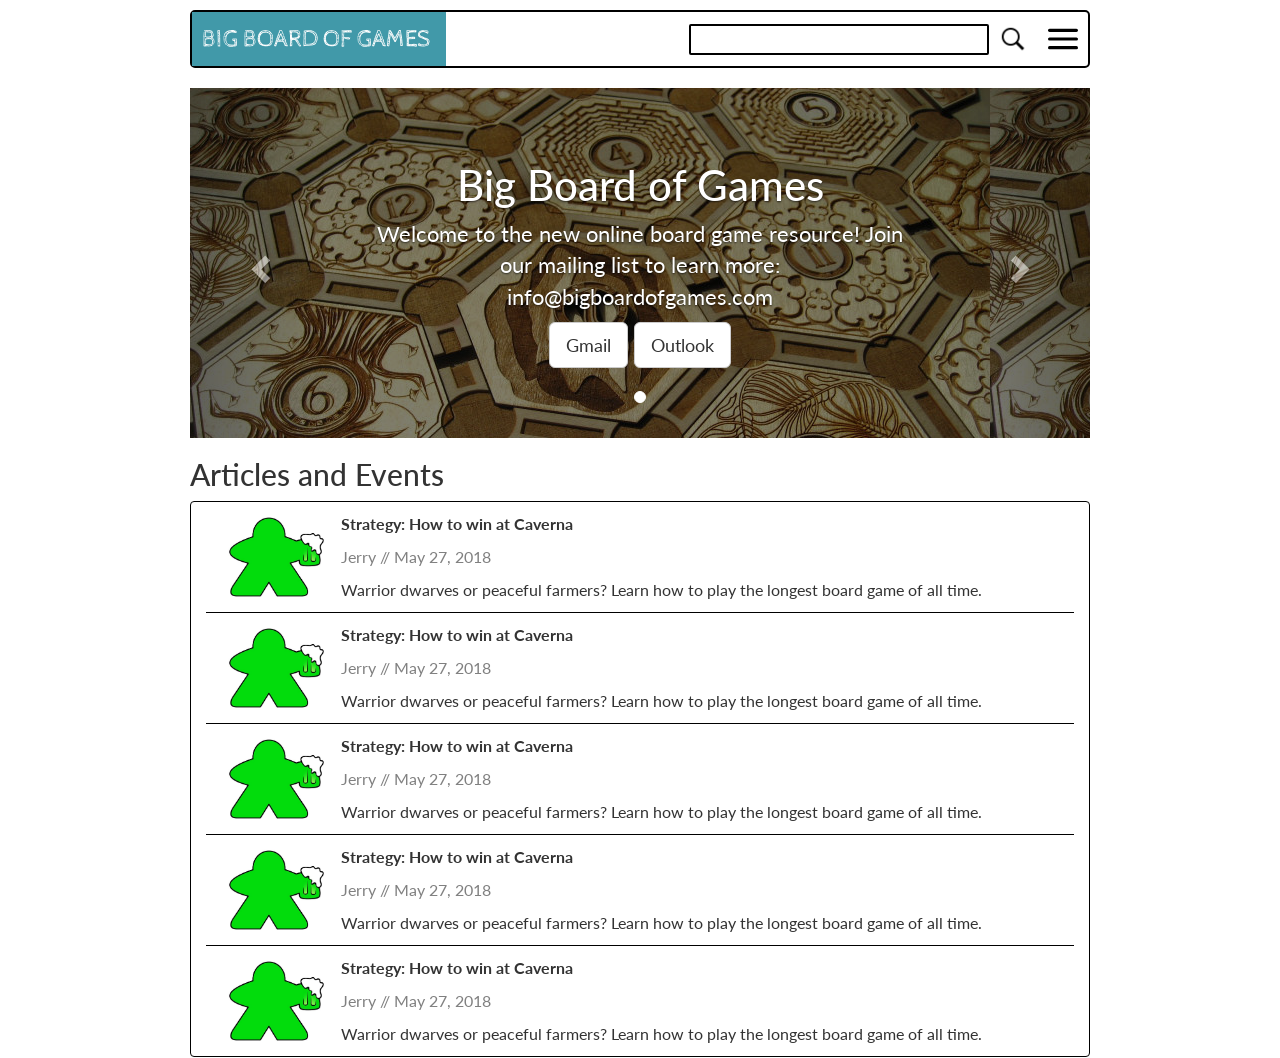
<file: public/home/index.html>
<!DOCTYPE html>
<html>
  <head>
    <title>Home</title>
    <link rel="stylesheet" href="home.css">
    <script src="https://ajax.googleapis.com/ajax/libs/jquery/3.2.1/jquery.min.js"></script>
    <link href="https://fonts.googleapis.com/css?family=Bahiana|Lora|Roboto+Slab|Lato|Baloo+Chettan|Alfa+Slab+One|Walter+Turncoat|Cabin+Sketch|Skranji|Wendy+One|Suez+One|Patrick+Hand+SC|Palanquin+Dark|Cabin" rel="stylesheet">
    <script src="https://maxcdn.bootstrapcdn.com/bootstrap/3.3.7/js/bootstrap.min.js"></script>
    <link rel="stylesheet" href="https://maxcdn.bootstrapcdn.com/bootstrap/3.3.7/css/bootstrap.min.css">
  </head>
  <body>

    <div class="everything">

      <div class="topnav">
        <div class="navbar-element logo">
          BIG BOARD OF GAMES
        </div>
        <div class="navbar-second">
          <div class="navbar-element search">
            <form action="javascript:submit()">
              <input type="text" class="search-input" />
              <input type="image" class="search-icon navbar-icon" src="assets/search.png" onclick="submit()" />
            </form>
          </div>
          <div class="navbar-element more">
            <img class="search-icon navbar-icon" src="assets/hamburger.svg" />
          </div>
        </div>

      </div>

      <div class="body">

        <!-- <div class="section-left">
          <div class="sidebar-left">
            <div class="list-item heading">
              New Games
            </div>
            <div class="list-item">
              Gloomhaven (Rank #7)
            </div>
            <div class="list-item">
              Scythe (Rank #10)
            </div>
            <div class="list-item">
              Food Chain Magnate
            </div>
            <div class="list-item">
              Istanbul
            </div>
          </div>
        </div> -->

        <div class="section-main">

          <div id="myCarousel" class="carousel slide" data-ride="carousel">
            <!-- Indicators -->
            <ol class="carousel-indicators">
              <li data-target="#myCarousel" data-slide-to="0" class="active"></li>
            </ol>

            <!-- Wrapper for slides -->
            <div class="carousel-inner">
              <div class="item active">
                <div class="carousel-caption">
                  <h3 class="carousel-caption-title">Big Board of Games</h3>
                  <p class="carousel-caption-text">Welcome to the new online board game resource! Join our mailing list to learn more: info@bigboardofgames.com</p>
                  <p class="lead">
                    <a class="btn btn-lg btn-default" href="https://mail.google.com/mail/?view=cm&fs=1&to=info@bigboardofgames.com&subject=Sign%20Me%20Up!&body=I%20would%20like%20to%20learn%20more%
      20about%20The%20Big%20Board%20of%20Games!">
                      Gmail
                    </a>
                    <a class="btn btn-lg btn-default"
                        href="mailto:info@bigboardofgames.com&subject=Subscribe!&body=I%20would%20like%20to%20learn%20more%20about%20The%20Big%20Board%20of%20Games!">
                      Outlook
                    </a>
                  </p>
                </div>
              </div>
            </div>

            <!-- Left and right controls -->
            <a class="left carousel-control" href="#myCarousel" data-slide="prev">
              <span class="glyphicon glyphicon-chevron-left"></span>
              <span class="sr-only">Previous</span>
            </a>
            <a class="right carousel-control" href="#myCarousel" data-slide="next">
              <span class="glyphicon glyphicon-chevron-right"></span>
              <span class="sr-only">Next</span>
            </a>
          </div>

          <div class="crate">

            <h2>Articles and Events</h2>

            <div class="article-feed">



              <a href="#" class="article-wrapper">
                <div class="article labeled-item-horizontal">
                  <div class="labeled-item-content">
                    <img src="assets/meeper.jpg" />
                  </div>
                  <div class="labeled-item-label">
                    <div class="header">
                      Strategy: How to win at Caverna
                    </div>
                    <div class="author">
                      Jerry // May 27, 2018
                    </div>
                    <div class="synopsis">
                      Warrior dwarves or peaceful farmers? Learn how to play the longest board game of all time.
                    </div>
                  </div>
                </div>
              </a>

              <a href="#" class="article-wrapper">
                <div class="article labeled-item-horizontal">
                  <div class="labeled-item-content">
                    <img src="assets/meeper.jpg" />
                  </div>
                  <div class="labeled-item-label">
                    <div class="header">
                      Strategy: How to win at Caverna
                    </div>
                    <div class="author">
                      Jerry // May 27, 2018
                    </div>
                    <div class="synopsis">
                      Warrior dwarves or peaceful farmers? Learn how to play the longest board game of all time.
                    </div>
                  </div>
                </div>
              </a>

              <a href="#" class="article-wrapper">
                <div class="article labeled-item-horizontal">
                  <div class="labeled-item-content">
                    <img src="assets/meeper.jpg" />
                  </div>
                  <div class="labeled-item-label">
                    <div class="header">
                      Strategy: How to win at Caverna
                    </div>
                    <div class="author">
                      Jerry // May 27, 2018
                    </div>
                    <div class="synopsis">
                      Warrior dwarves or peaceful farmers? Learn how to play the longest board game of all time.
                    </div>
                  </div>
                </div>
              </a>

              <a href="#" class="article-wrapper">
                <div class="article labeled-item-horizontal">
                  <div class="labeled-item-content">
                    <img src="assets/meeper.jpg" />
                  </div>
                  <div class="labeled-item-label">
                    <div class="header">
                      Strategy: How to win at Caverna
                    </div>
                    <div class="author">
                      Jerry // May 27, 2018
                    </div>
                    <div class="synopsis">
                      Warrior dwarves or peaceful farmers? Learn how to play the longest board game of all time.
                    </div>
                  </div>
                </div>
              </a>

              <a href="#" class="article-wrapper">
                <div class="article labeled-item-horizontal">
                  <div class="labeled-item-content">
                    <img src="assets/meeper.jpg" />
                  </div>
                  <div class="labeled-item-label">
                    <div class="header">
                      Strategy: How to win at Caverna
                    </div>
                    <div class="author">
                      Jerry // May 27, 2018
                    </div>
                    <div class="synopsis">
                      Warrior dwarves or peaceful farmers? Learn how to play the longest board game of all time.
                    </div>
                  </div>
                </div>
              </a>










            </div>
          </div>
        </div>

        <div class="section-right">

        </div>

      </div>  <!-- .body -->

    </div> <!-- .everything -->





    <script>

      function submit() {
        let query = document.querySelector('.search-input').value;
        window.location.href = `../search/index.html?query=${query}`;
      }

    </script>

  </body>

</html>
</file>
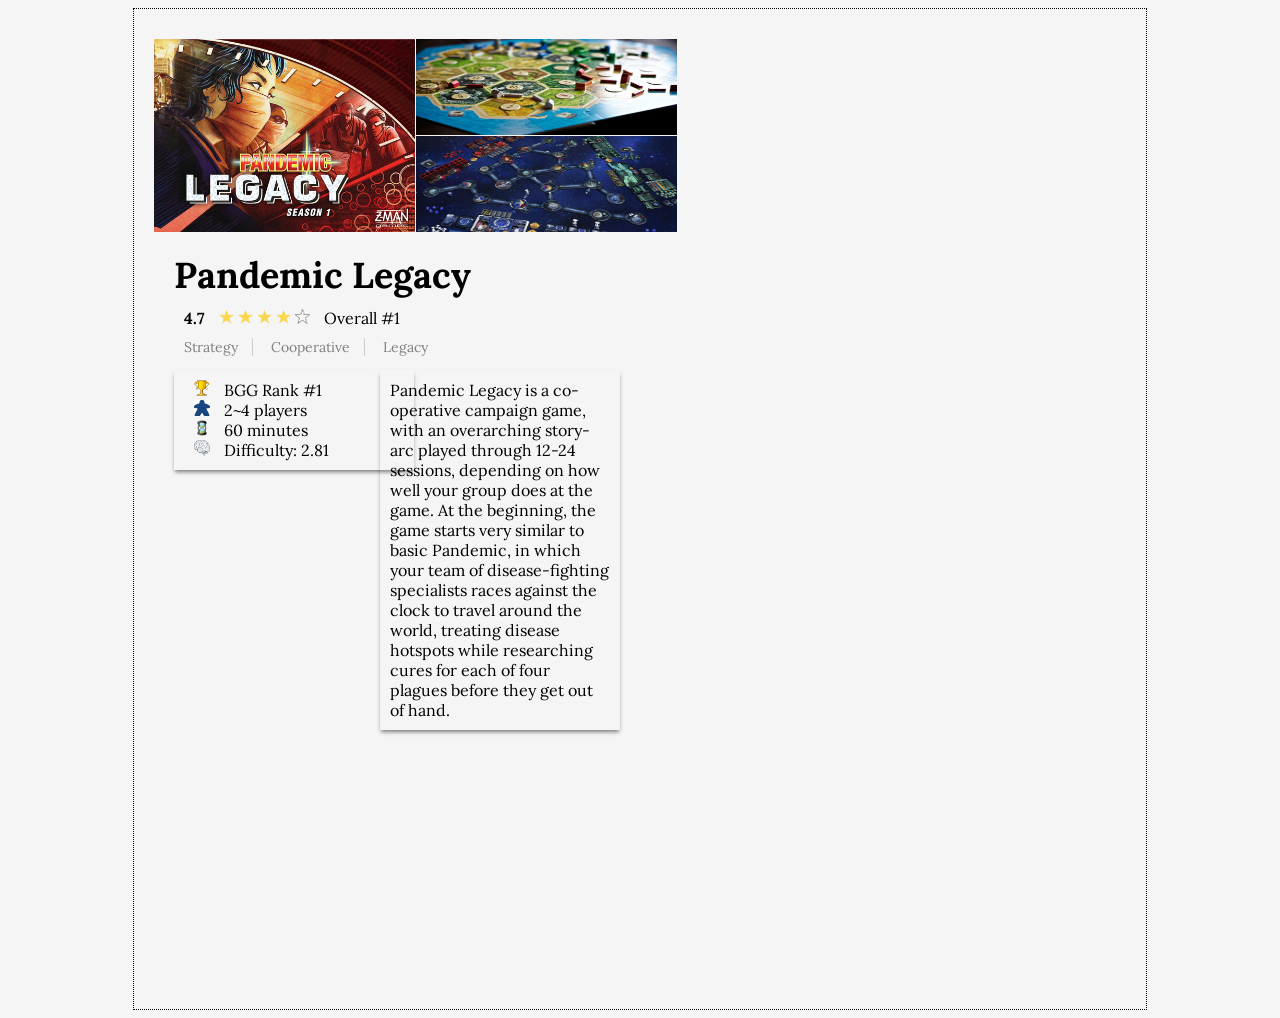
<file: entry-thinscreen.html>
<!DOCTYPE html>
<html>
  <head>
    <title>Game Entry</title>
    <link rel="stylesheet" href="entry.css">
    <link href="https://fonts.googleapis.com/css?family=Bahiana|Lora|Roboto+Slab|Lato" rel="stylesheet">
  </head>
  <body>

    <div class="crate">
      <div class="game-entry">

        <div class="masthead">
          <img class="image primary" src="pandemiclegacy.png" />
          <img class="image secondary" src="masthead_1.jpg" />
          <img class="image secondary" src="masthead_3.jpg" />
        </div>


        <div class="container">

          <h1 class="title">Pandemic Legacy</h1>
          <!-- <div class="rating">8.66</div> -->

          <div class="top-section">
            <!-- <div class="quick-info"> -->

              <div class="rating">
                <div class="rating-number">
                  4.7
                </div>
                <div class="stars">
                  <img class="star gold" src="Gold_Star.png" />
                  <img class="star gold" src="Gold_Star.png" />
                  <img class="star gold" src="Gold_Star.png" />
                  <img class="star gold" src="Gold_Star.png" />
                  <img class="star white" src="White_Star.png" />
                </div>
                <div class="rank">
                  Overall #1
                </div>
              </div>

              <div class="categories">
                <a href="#" class="category">Strategy</a>
                <a href="#" class="category">Cooperative</a>
                <a href="#" class="category">Legacy</a>
              </div>

            <!-- </div> -->
          </div>

          <div class="main">

            <div class="primary-stats card">

              <div class="entry rank">
                <img class="icon trophy" src="trophy.png"/>
                <div class="label">
                  BGG Rank #1
                </div>
              </div>
              <div class="entry num-players">
                <img class="icon meeple" src="meeple.jpg"/>
                <div class="label">
                  2~4 players
                </div>
              </div>
              <div class="entry playing-time">
                <img class="icon hourglass" src="hourglass.png"/>
                <div class="label">
                  60 minutes
                </div>
              </div>
              <div class="entry difficulty">
                <img class="icon brain" src="brain.png"/>
                <div class="label">
                  Difficulty: 2.81
                </div>
              </div>

            </div>

            <div class="description card">
              Pandemic Legacy is a co-operative campaign game, with an overarching
               story-arc played through 12-24 sessions, depending on how well your
               group does at the game. At the beginning, the game starts very similar
               to basic Pandemic, in which your team of disease-fighting specialists
               races against the clock to travel around the world, treating disease
                hotspots while researching cures for each of four plagues before
                they get out of hand.
            </div>

            <!-- TODO: Awards, user reviews, designer/publisher/year, -->

          </div>


        </div>



      </div>
    </div>

    <script>

      

    </script>

  </body>

</html>
</file>
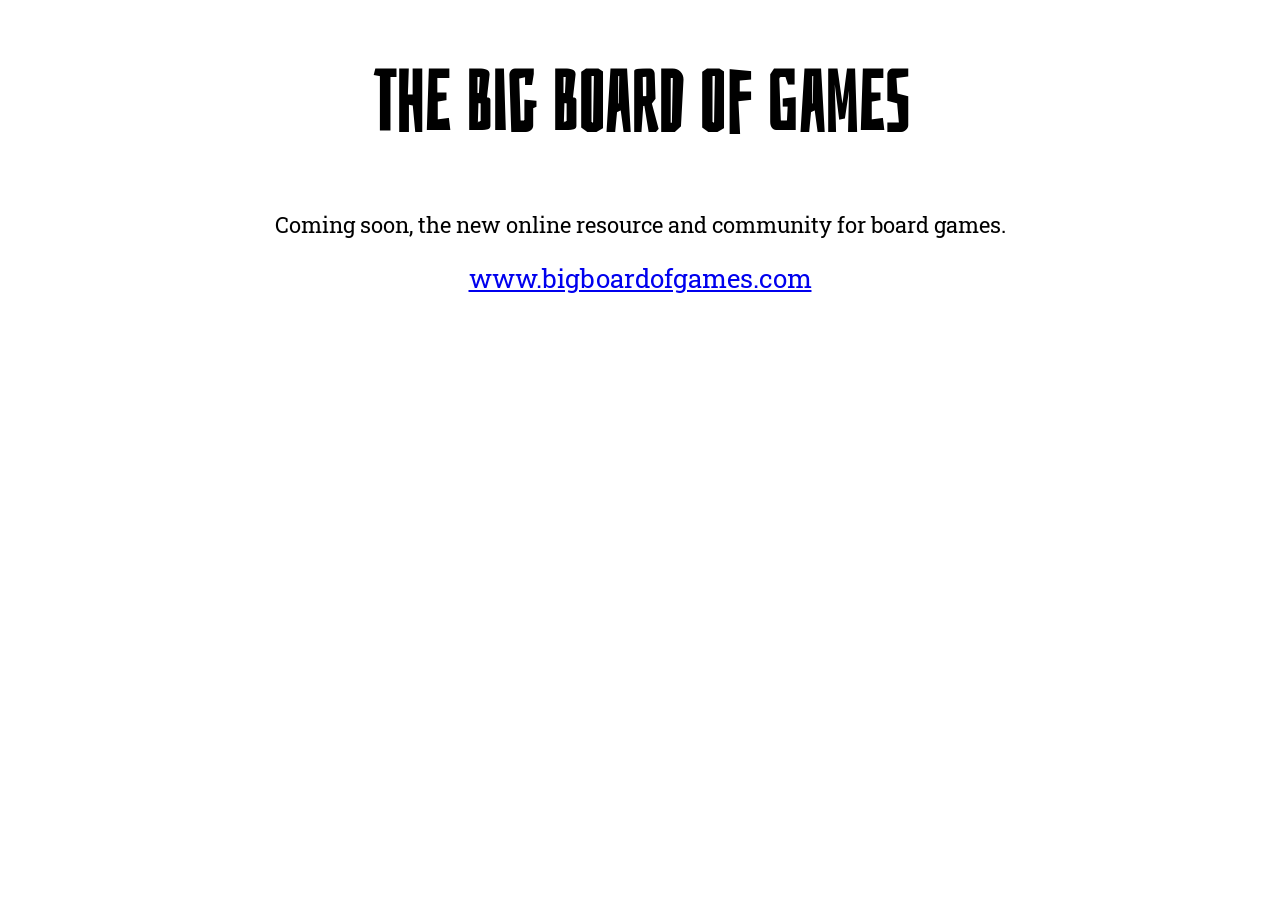
<file: old_index.html>
<!DOCTYPE html>
<head>
  <link href="https://fonts.googleapis.com/css?family=Bahiana|Roboto+Slab|Lato" rel="stylesheet">

  <style>

    h1 {
      font-family: 'Bahiana', cursive;
      font-size: 84px;
    }

    p,
    a
    {
      font-size: 22px;
      font-family: 'Roboto Slab', 'Lato', sans-serif
    }

    a {
      font-size: 26px;
    }

    .crate {
      margin: auto;
      width: 80%;
      text-align: center;
    }

  </style>

</head>

<body>

  <div class="crate">

    <h1>
      THE BIG BOARD OF GAMES
    </h1>

    <p>Coming soon, the new online resource and community for board games.</p>
    <a href="http://www.bigboardofgames.com">www.bigboardofgames.com</a>

  </div>

</body>
</html>
</file>
<file: public/home/home.css>
.everything {
  max-width: 900px;
  width: 90%;
  height: 100%;
  margin: auto;
  font-family: Lato, Helvetica Neue;
}

.topnav {
  border: 2px black solid;
  border-radius: 5px;
  display: flex;
  /*height: 100px;*/
  margin: 10px 0px 20px 0px;
  justify-content: space-between;
}

.navbar-second {
  display: flex;
}

.navbar-element {
  cursor: pointer;
  padding: 10px;
  display: flex;
  margin: auto 0;
}

.navbar-element.logo {
  font-family: Cabin Sketch;
  color: white;
  background: #4199A9;
  font-size: 42px;

  width: 228px;
}

.search-input {
  border: 2px solid black;
  border-radius: 2px;
  margin: 0 5px;
  width: 300px;
  font-size: 32px;
  padding: 5px;
  display: inline-block;
  vertical-align: middle;
}

.navbar-icon {
  width: 75px;
  height: 75px;
  display: inline-block;
  vertical-align: middle;
}





.labeled-item-horizontal .labeled-item-content,
.labeled-item-horizontal .labeled-item-label {
  display: inline-block;
  vertical-align: middle;
}

.navbar .navbar-element .labeled-item-horizontal .labeled-item-content .search-icon {
  width: 50px;
  height: 50px;
}

.body {
  width: 100%;
  display: flex;
}

.section-main .carousel .carousel-inner {
  height: 350px;
  background-image: 
    linear-gradient(
      rgba(0, 0, 0, 0.5),       
      rgba(0, 0, 0, 0.5)     
    ), 
    url('../assets/masthead_2.jpg');
}

.section-main .carousel .carousel-inner .item {
  height: 100%;
}

.section-main .carousel .carousel-inner .carousel-caption {
  font-size: 22px;
}

.section-main .carousel .carousel-inner .carousel-caption-title {
  font-size: 42px;
}

.section-left {
  width: 30%;
  font-family: Lato, Helvetica Neue;
  margin: 15px 5px;
  float: left;
}

.sidebar-left {
  width: 100%;
  display: flex;
  flex-direction: column;
  border: 1px solid #095c6e;
  border-radius: 5px;
}

.sidebar-left .list-item {
  padding: 5px;
  border-top: 1px solid black;
}

.sidebar-left .list-item.heading {
  font-weight: bold;
  border-top: none;
  text-align: center;
  background: #4199A9;
  color: white;
}

.section-main {
  height: 600px;
  width: 100%;
  display: inline-block;
  /*margin: 10px 20px;*/
  margin-left: auto;
}

.section-right {
  float: right;
}

.crate {
  height: 100%;
  /*background: #ECECEC;*/
}

.article-feed {
  border: 1px black solid;
  border-radius: 4px;
}

.article-feed a.article-wrapper {
  text-decoration: none;
  color: inherit;
}

.article.labeled-item-horizontal {
  margin: 0 15px;
  padding: 5px;
  display: flex;
  border-bottom: 1px solid black;
  height: 200px;
  font-size: 26px;
}

.article-feed > a:last-child > .article.labeled-item-horizontal {
  border-bottom: none;
}

.article.labeled-item-horizontal > .labeled-item-content {
  display: block;
  overflow: hidden;
  margin: 0 15px;
  height: 150px;
  width: 150px;

  min-width: 150px;
  position: relative;
  top: 50%;
  transform: translate(0, -50%);
}

@media only screen and (min-device-width : 480px) {

  .navbar-element.responsive {
    display: block;
  }

  .navbar-element.logo {
    font-size: 24px;
    width: 254px;
    margin: 0;
  }

  .navbar-second .navbar-element.search form .search-input {
    font-size: 12px;
  }

  .navbar-second .navbar-element .navbar-icon {
    width: 30px;
    height: 30px;
  }

  .article.labeled-item-horizontal {
    margin: 0 15px;
    padding: 5px;

    height: auto;
    font-size: 16px;
  }

  .article.labeled-item-horizontal > .labeled-item-content {
    max-width: 25%;
    height: 100px;
    width: 100px;

    min-width: 100px;
    position: initial;
    top: 0;
    transform: none;
  }




}

.article.labeled-item-horizontal > .labeled-item-content > * {
  height: 100%;
  width: 100%;
}

.article.labeled-item-horizontal > .labeled-item-label {
  display: flex;
  flex-direction: column;
  justify-content: space-around;
}

.article.labeled-item-horizontal > .labeled-item-label > .header {
  font-weight: bold;
}

.article.labeled-item-horizontal:hover > .labeled-item-label > .header {
  /*color: #d84c20;*/
  color: #4199A9;
}

.article.labeled-item-horizontal > .labeled-item-label > .author {
  color: gray;
}

.article.labeled-item-horizontal > .labeled-item-label > .synopsis {
}
</file>
<file: entry.css>
body {
  background: #f5f5f5;
}

.crate {
  width: 80%;
  margin: auto;
  border: 1px dotted black;
  height: 1000px; /* HACK */
}

.game-entry {
  font-family: Lora, Helvetica Neue;
  display: inline-block;
  padding: 20px;
}

.masthead {
  width: 523px;
  height: 192.5px;  /* Set this in JS after getting height of primary picture or figure this out in CSS */
  margin: 10px auto;
  overflow: hidden; /* ehhh */
  cursor: pointer;
}

.masthead .image {
  width: 261px;
}

.image.primary {
  /*border: 2px solid rgb(204, 204, 204);*/
  /*padding: 2px;*/
  float: left;
  height: 192.5px;
  padding-right: 0.5px;
}

.image.secondary {
  height: 96px;
  float: right;
}

.masthead .image.secondary:nth-child(2) {
  padding-bottom: 0.5px;
}

.container {
    margin-left: 20px;
}

.title {
  display: inline-block;
  margin: 10px 0px;
  /*font-family: Bahiana;*/
  font-size: 36px;
}

/*.rating {
  margin: 50px 20px;
  display: inline-block;
  background: red;
  border-radius: 40px;
  padding: 20px;
  margin: 0 10px;
  font-weight: bold;
  float: right;
}*/

.top-section {
  /*display: flex;*/
  align-items: center;
  justify-content: space-between;
  /*display: inline-block;*/
}

.quick-info {
  margin: auto;
  display: inline-block;
  /*align-self: flex-start;*/
  display: flex;
  align-items: center;
}

.rating {
  margin: 0px 5px;
}

.rating .stars,
.rating .rating-number,
.rating .rank {
  display: inline-block;
  padding: 0px 5px;
}

.rating .rating-number {
  font-weight: bold;
}

.rating .star {
  height: 15px;
  width: 15px;
}

.num-reviews {
  font-size: 14px;
}

.categories {
  margin: 10px 10px;
  overflow: hidden;
  /*display: flex;
  justify-content: space-between;
  flex-direction: row;*/
  display: inline-block;
  font-size: 14px;
}

.category {
  margin: 0 3px;
  text-decoration: none;
  flex-grow: 1;
  flex-basis: auto;
  margin: .25em 0;
  padding: 0 14px;
  text-align: center;
  border-right: 1px solid #ccc;
  color: gray;
}

.category:first-child {
  padding-left: 0px;
}

.category:last-child {
  border-right: none;
}

.btn.rate-me {
  background: red;
  border-radius: 5px;
  padding: 10px;
  display: inline-block;
}

.primary-stats {
  /*border: 2px black solid;*/
  text-align: left;
  display: table;
  /*margin: 10px;*/
}

.description.card {
  left: 380px;
}

.card {
  box-shadow: 0px 3px 4px -1px rgba(0,0,0,0.5);
  padding: 10px;
  width: 220px;
  position: absolute;
}

.entry {
  -webkit-flex: 1;
  flex: 1;
}

.entry .icon {
  width: 16px;
  height: 16px;
  margin-left: 10px;
  margin-right: 10px;
}

.entry .label {
  display: inline-block;
}

.critics {
  margin: 20px;
}

.critic {
  display: flex;
  align-items: center;
}

.critic-photo {
  width: 100px;
}

.critic-review {
  margin: 0 20px;
}
</file>
